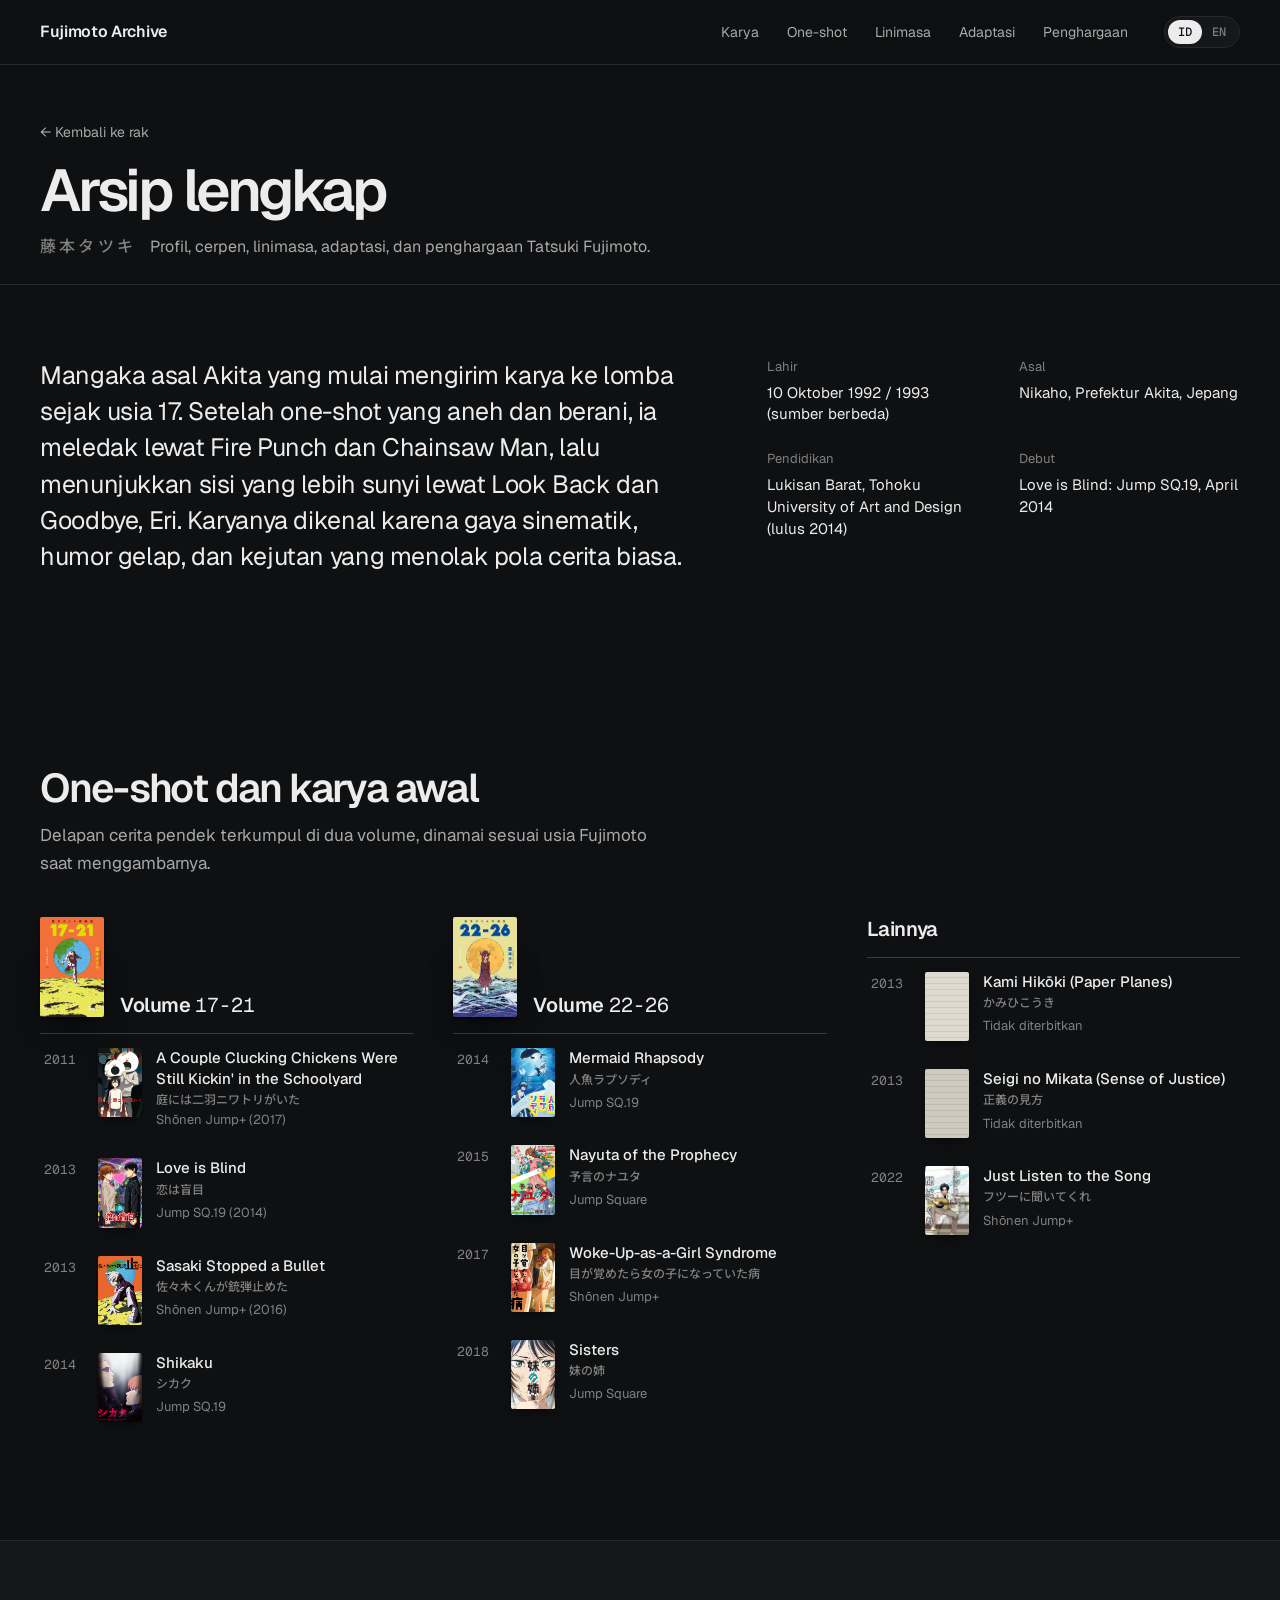
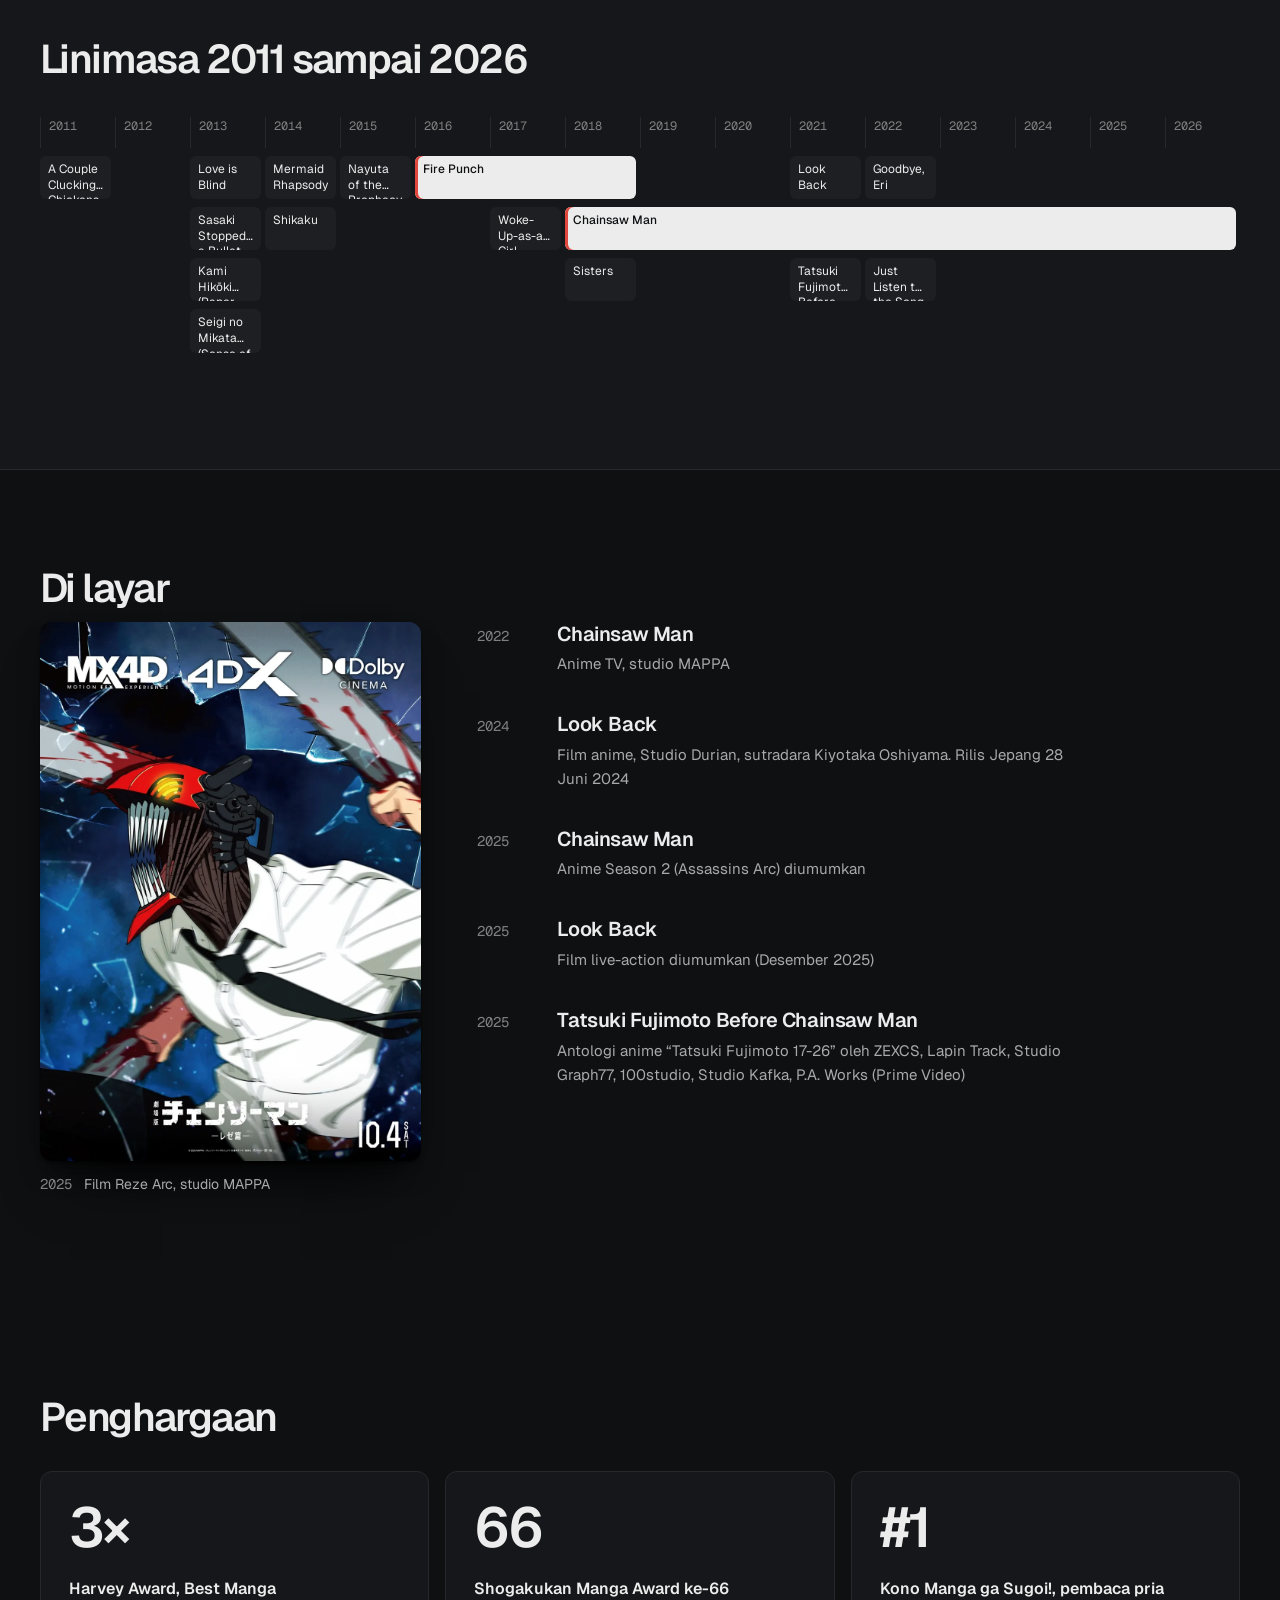
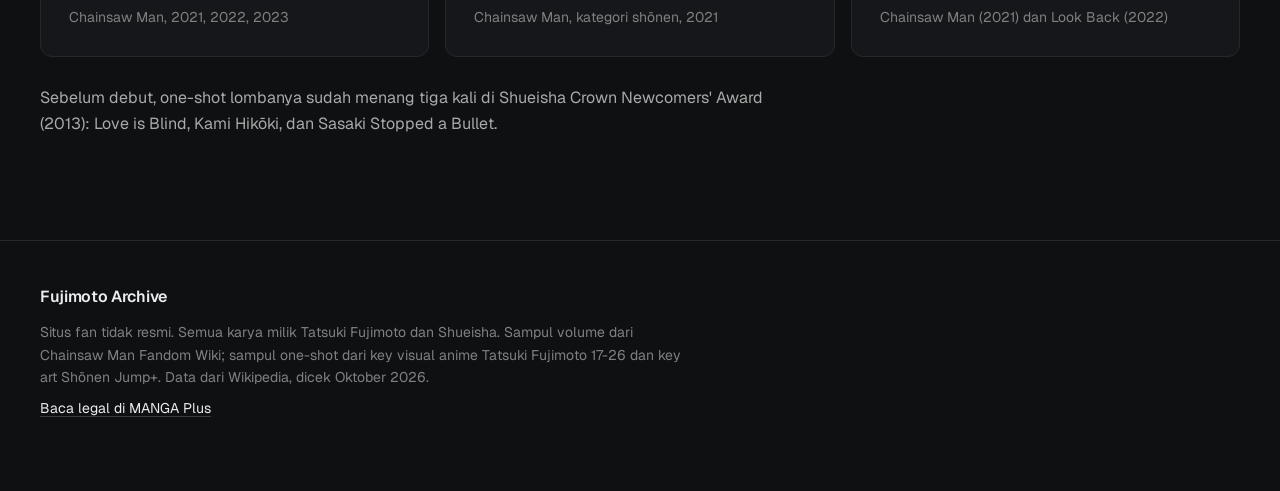
<file: arsip.html>
<!doctype html>
<html lang="id">
<head>
  <meta charset="utf-8">
  <meta name="viewport" content="width=device-width, initial-scale=1">
  <title>Arsip lengkap: Fujimoto Archive</title>
  <meta name="description" content="Arsip fan semua karya Tatsuki Fujimoto: Chainsaw Man, Fire Punch, Look Back, Goodbye, Eri, dan one-shot awal. Tiap karya punya blognya sendiri.">
  <meta name="theme-color" content="#0f1012">
  <meta name="color-scheme" content="dark">
  <meta property="og:type" content="website">
  <meta property="og:title" content="Fujimoto Archive">
  <meta property="og:description" content="Dari one-shot usia 17 sampai Chainsaw Man. Semua karya Tatsuki Fujimoto dalam satu arsip.">
  <meta property="og:url" content="https://dans-vsa.github.io/fujimoto-archive/arsip.html">
  <meta property="og:image" content="https://dans-vsa.github.io/fujimoto-archive/assets/covers/chainsaw-man.webp">
  <meta name="twitter:card" content="summary_large_image">
  <link rel="icon" href="data:image/svg+xml,%3Csvg xmlns='http://www.w3.org/2000/svg' viewBox='0 0 32 32'%3E%3Crect width='32' height='32' rx='6' fill='%23171717'/%3E%3Crect x='9' y='7' width='4' height='18' fill='%23fafafa'/%3E%3Crect x='9' y='7' width='13' height='4' fill='%23fafafa'/%3E%3Crect x='9' y='15' width='10' height='4' fill='%23d6322a'/%3E%3C/svg%3E">
  <link rel="preconnect" href="https://fonts.googleapis.com">
  <link rel="preconnect" href="https://fonts.gstatic.com" crossorigin>
  <link href="https://fonts.googleapis.com/css2?family=Geist:wght@400;500;600&family=Geist+Mono:wght@400;500&family=Noto+Sans+JP:wght@500&display=swap" rel="stylesheet">
  <link rel="stylesheet" href="css/style.css?v=31">
</head>
<body>
  <a class="skip" href="#main" data-i18n="skip">Lewati ke konten</a>

  <header class="masthead">
    <div class="masthead__inner">
      <a class="wordmark" href="index.html" translate="no">Fujimoto Archive</a>
      <nav aria-label="Utama">
        <ul class="nav">
          <li><a href="index.html" data-i18n="nav.works">Karya</a></li>
          <li><a href="#oneshots" data-i18n="nav.oneshots">One-shot</a></li>
          <li><a href="#timeline" data-i18n="nav.timeline">Linimasa</a></li>
          <li><a href="#screen" data-i18n="nav.adaptations">Adaptasi</a></li>
          <li><a href="#awards" data-i18n="nav.awards">Penghargaan</a></li>
        </ul>
      </nav>
      <div class="lang" role="group" aria-label="Bahasa / Language">
        <button class="lang__btn" data-lang="id" aria-pressed="true">ID</button>
        <button class="lang__btn" data-lang="en" aria-pressed="false">EN</button>
      </div>
    </div>
  </header>

  <main id="main">
    <section class="arsip-head container">
      <p class="arsip-head__back"><a href="index.html" data-i18n="arsip.back">← Kembali ke rak</a></p>
      <h1 class="library__title" data-i18n="arsip.title">Arsip lengkap</h1>
      <p class="library__dek"><span lang="ja" class="jp">藤本タツキ</span> <span data-i18n="arsip.dek">Profil, cerpen, linimasa, adaptasi, dan penghargaan Tatsuki Fujimoto.</span></p>
    </section>

    <section class="profile container reveal" aria-labelledby="profile-h">
      <h2 class="sr" id="profile-h" data-i18n="profile.title">Profil</h2>
      <p class="profile__bio" id="bio"></p>
      <dl class="profile__facts" id="profile-facts"></dl>
    </section>

    <section class="section container reveal" id="oneshots">
      <h2 class="h2" data-i18n="oneshots.title">One-shot dan karya awal</h2>
      <p class="section__dek" data-i18n="oneshots.dek">Delapan cerita pendek terkumpul di dua volume, dinamai sesuai usia Fujimoto saat menggambarnya.</p>
      <div class="index" id="index"></div>
    </section>

    <section class="section reveal" id="timeline">
      <div class="container">
        <h2 class="h2" data-i18n="timeline.title">Linimasa 2011 sampai 2026</h2>
      </div>
      <div class="band" id="band" tabindex="0" aria-label="Linimasa"></div>
    </section>

    <section class="section container reveal" id="screen">
      <h2 class="h2" data-i18n="adapt.title">Di layar</h2>
      <div class="screen" id="screen-grid"></div>
    </section>

    <section class="section container reveal" id="awards">
      <h2 class="h2" data-i18n="awards.title">Penghargaan</h2>
      <div class="awards" id="award-grid"></div>
      <p class="awards__rest" id="award-rest"></p>
    </section>
  </main>

  <footer class="footer">
    <div class="container footer__inner">
      <p class="wordmark">Fujimoto Archive</p>
      <p data-i18n="footer.note">Situs fan tidak resmi. Semua karya milik Tatsuki Fujimoto dan Shueisha. Sampul volume dari Chainsaw Man Fandom Wiki; sampul one-shot dari key visual anime Tatsuki Fujimoto 17-26 dan key art Shōnen Jump+. Data dari Wikipedia, dicek Oktober 2026.</p>
      <p><a href="https://mangaplus.shueisha.co.jp/" target="_blank" rel="noopener" data-i18n="footer.read">Baca legal di MANGA Plus</a></p>
    </div>
  </footer>

  <script src="js/works.js?v=31"></script>
  <script src="js/app.js?v=31"></script>
</body>
</html>
</file>
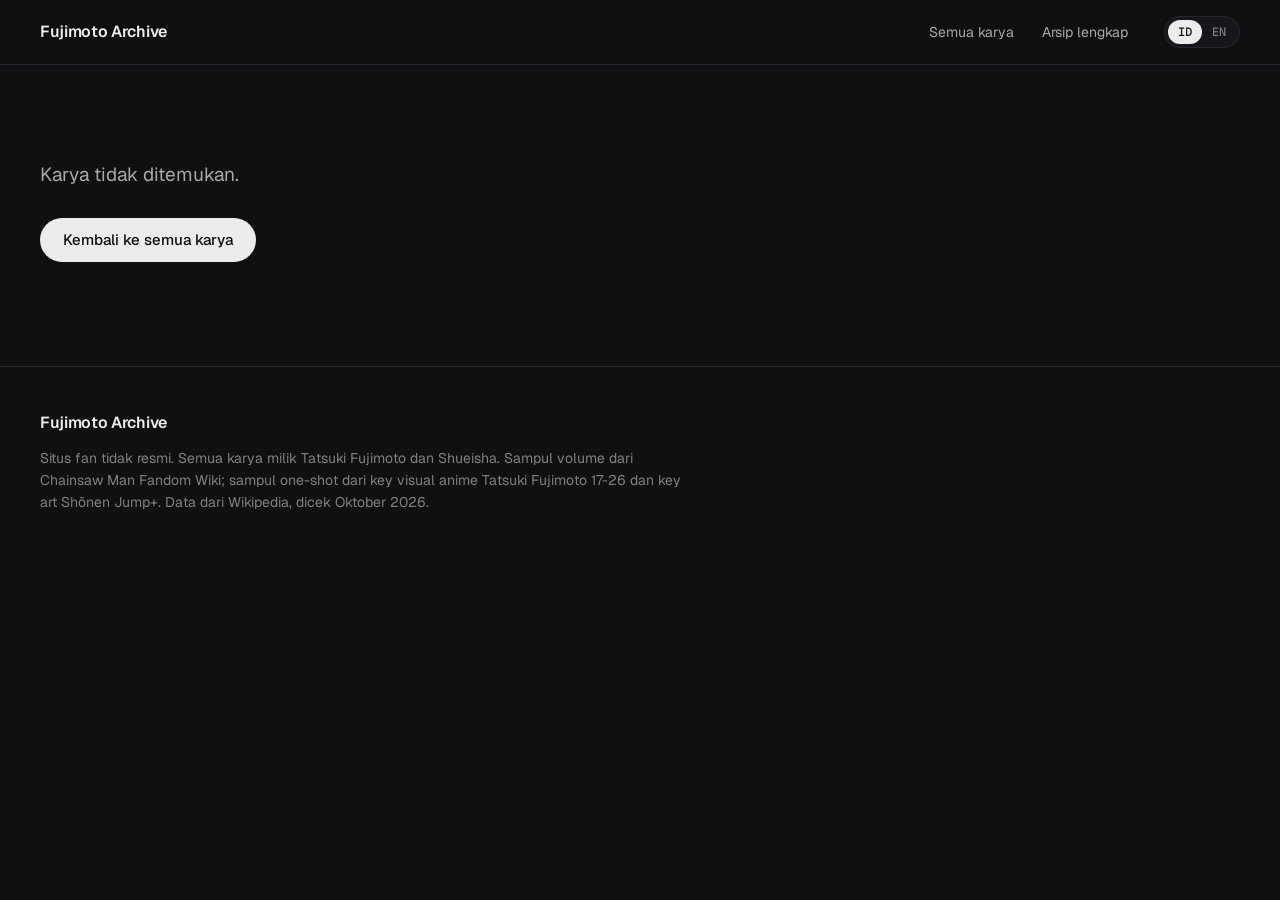
<file: karya.html>
<!doctype html>
<html lang="id">
<head>
  <meta charset="utf-8">
  <meta name="viewport" content="width=device-width, initial-scale=1">
  <title>Karya: Fujimoto Archive</title>
  <meta name="theme-color" content="#0f1012">
  <meta name="color-scheme" content="dark">
  <link rel="icon" href="data:image/svg+xml,%3Csvg xmlns='http://www.w3.org/2000/svg' viewBox='0 0 32 32'%3E%3Crect width='32' height='32' rx='6' fill='%23171717'/%3E%3Crect x='9' y='7' width='4' height='18' fill='%23fafafa'/%3E%3Crect x='9' y='7' width='13' height='4' fill='%23fafafa'/%3E%3Crect x='9' y='15' width='10' height='4' fill='%23d6322a'/%3E%3C/svg%3E">
  <link rel="preconnect" href="https://fonts.googleapis.com">
  <link rel="preconnect" href="https://fonts.gstatic.com" crossorigin>
  <link href="https://fonts.googleapis.com/css2?family=Geist:wght@400;500;600&family=Geist+Mono:wght@400;500&family=Noto+Sans+JP:wght@500&display=swap" rel="stylesheet">
  <link rel="stylesheet" href="css/style.css?v=31">
</head>
<body>
  <a class="skip" href="#main" data-i18n="skip">Lewati ke konten</a>

  <header class="masthead">
    <div class="masthead__inner">
      <a class="wordmark" href="index.html" translate="no">Fujimoto Archive</a>
      <nav aria-label="Utama">
        <ul class="nav">
          <li><a href="index.html" data-i18n="nav.back">Semua karya</a></li>
          <li><a href="arsip.html" data-i18n="nav.arsip">Arsip lengkap</a></li>
        </ul>
      </nav>
      <div class="lang" role="group" aria-label="Bahasa / Language">
        <button class="lang__btn" data-lang="id" aria-pressed="true">ID</button>
        <button class="lang__btn" data-lang="en" aria-pressed="false">EN</button>
      </div>
    </div>
  </header>

  <main id="main" class="detail"></main>

  <footer class="footer">
    <div class="container footer__inner">
      <p class="wordmark">Fujimoto Archive</p>
      <p data-i18n="footer.note">Situs fan tidak resmi. Semua karya milik Tatsuki Fujimoto dan Shueisha. Sampul volume dari Chainsaw Man Fandom Wiki; sampul one-shot dari key visual anime Tatsuki Fujimoto 17-26 dan key art Shōnen Jump+. Data dari Wikipedia, dicek Oktober 2026.</p>
    </div>
  </footer>

  <script src="js/works.js?v=31"></script>
  <script src="js/app.js?v=31"></script>
</body>
</html>
</file>
<file: css/style.css>
/* Tokens: see DESIGN.md (Vercel base + "library at night" adaptations) */
@property --mx { syntax: "<length>"; inherits: true; initial-value: 0px; }
@property --my { syntax: "<length>"; inherits: true; initial-value: 0px; }

:root {
  color-scheme: dark;
  --canvas: #0f1012;
  --surface: #16171a;
  --soft: #1d1f23;
  --ink: #ececec;
  --body: #a9a9a9;
  --mute: #808080;
  --line: #26282d;
  --line-strong: #3a3c42;
  --accent: #e0473d;
  --accent-deep: #c53a31;
  --wood: #1b1c20;
  --wood-hi: #2c2e33;
  --lamp: 255, 232, 198;

  --f: "Geist", system-ui, -apple-system, "Segoe UI", sans-serif;
  --f-mono: "Geist Mono", ui-monospace, SFMono-Regular, Menlo, monospace;
  --f-jp: "Noto Sans JP", "Hiragino Sans", "Yu Gothic", sans-serif;

  --r-book: 3px;
  --r-box: 12px;
  --shadow-book: 0 2px 2px rgba(0,0,0,.35), 0 14px 28px -10px rgba(0,0,0,.7), 0 40px 60px -30px rgba(0,0,0,.8);
  --ease: cubic-bezier(.16, 1, .3, 1);
  --container: 1280px;
  --gutter: clamp(20px, 4vw, 40px);
}

*, *::before, *::after { box-sizing: border-box; }
html { scroll-behavior: smooth; scroll-padding-top: 80px; }
body {
  margin: 0; background: var(--canvas); color: var(--ink);
  font: 400 16px/1.6 var(--f); -webkit-font-smoothing: antialiased; overflow-x: clip;
}
img { display: block; max-width: 100%; height: auto; }
a { color: inherit; text-decoration-color: var(--line-strong); text-underline-offset: 3px; }
a:hover { text-decoration-color: var(--accent); }
button { font: inherit; color: inherit; }
a, button { touch-action: manipulation; -webkit-tap-highlight-color: rgba(255,255,255,.06); }
:focus-visible { outline: 2px solid var(--accent); outline-offset: 3px; border-radius: 4px; }
::selection { background: var(--ink); color: var(--canvas); }
.sr { position: absolute; width: 1px; height: 1px; overflow: hidden; clip: rect(0 0 0 0); white-space: nowrap; }
.skip { position: absolute; left: -999px; top: 8px; z-index: 30; background: var(--ink); color: var(--canvas); padding: 8px 16px; border-radius: 999px; }
.skip:focus { left: 8px; }
.container { max-width: var(--container); margin: 0 auto; padding: 0 var(--gutter); }
.mono { font-family: var(--f-mono); font-weight: 400; letter-spacing: 0; font-variant-numeric: tabular-nums; }
.jp { font-family: var(--f-jp); font-weight: 500; letter-spacing: .2em; }

/* ── Type ─────────────────────────────────────── */
.h2 { margin: 0 0 12px; font: 600 clamp(28px, 3.2vw, 40px)/1.1 var(--f); letter-spacing: -.04em; text-wrap: balance; }
.h3 { margin: 40px 0 12px; font: 600 15px/1.4 var(--f); letter-spacing: -.01em; }
.section__dek { margin: 0 0 40px; max-width: 56ch; color: var(--body); font-size: 17px; }
.lede { margin: 0 0 28px; max-width: 54ch; font-size: 19px; line-height: 1.5; color: var(--body); text-wrap: pretty; }
.meta { display: flex; gap: 12px; margin: 0 0 6px; font: 500 13px/1.4 var(--f); color: var(--mute); }
.meta span { font-family: var(--f-mono); font-weight: 400; }

/* ── Buttons ──────────────────────────────────── */
.btn { display: inline-flex; align-items: center; gap: 8px; min-height: 44px; padding: 0 22px; border-radius: 999px;
  font: 500 15px/1 var(--f); text-decoration: none; white-space: nowrap; border: 1px solid transparent;
  transition: background-color .2s, border-color .2s, transform .2s var(--ease); }
.btn:active { transform: translateY(1px) scale(.98); }
.btn--ink { background: var(--ink); color: var(--canvas); }
.btn--ink:hover { background: #fff; }
.btn--accent { background: var(--accent); color: #fff; }
.btn--accent:hover { background: var(--accent-deep); }
.btn--ghost { border-color: var(--line-strong); color: var(--ink); }
.btn--ghost:hover { border-color: var(--ink); }
.btn--sm { min-height: 38px; padding: 0 16px; font-size: 14px; }
.soon { font-size: 14px; color: var(--mute); }

/* ── Masthead ─────────────────────────────────── */
.masthead { position: sticky; top: 0; z-index: 20; background: rgba(15,16,18,.82); backdrop-filter: saturate(1.3) blur(12px); -webkit-backdrop-filter: saturate(1.3) blur(12px); border-bottom: 1px solid var(--line); }
.masthead__inner { max-width: var(--container); margin: 0 auto; padding: 0 var(--gutter); height: 64px; display: flex; align-items: center; gap: 24px; }
.wordmark { margin: 0; font: 600 16px/1 var(--f); letter-spacing: -.02em; text-decoration: none; white-space: nowrap; }
.masthead nav { margin-left: auto; }
.nav { display: flex; gap: 4px; list-style: none; margin: 0; padding: 0; }
.nav a { display: block; padding: 8px 12px; border-radius: 999px; font-size: 14px; color: var(--body); text-decoration: none; transition: background-color .2s, color .2s; }
.nav a:hover { background: var(--soft); color: var(--ink); }
.lang { display: flex; padding: 3px; border: 1px solid var(--line); border-radius: 999px; background: var(--surface); }
.lang__btn { border: 0; background: none; border-radius: 999px; padding: 4px 10px; font: 500 12px/1.4 var(--f-mono); color: var(--mute); cursor: pointer; }
.lang__btn[aria-pressed="true"] { background: var(--ink); color: var(--canvas); }

/* ── Library (hero) ───────────────────────────── */
.library { position: relative; padding: 28px 0 72px; overflow: hidden;
  background: radial-gradient(70% 55% at 72% 0%, rgba(var(--lamp), .07), transparent 70%), var(--canvas); }
.library__head { display: flex; align-items: flex-end; justify-content: space-between; gap: 24px; margin-bottom: 24px; }
.library__title { margin: 0; font: 600 clamp(38px, 4.6vw, 64px)/.95 var(--f); letter-spacing: -.055em; }
.library__dek { margin: 14px 0 0; color: var(--body); font-size: 16px; }
.library__dek .jp { color: var(--mute); margin-right: 10px; }
.lamp { flex: none; min-height: 38px; padding: 0 16px; border-radius: 999px; border: 1px solid var(--line-strong); background: none; font-size: 14px; color: var(--body); cursor: pointer; transition: border-color .2s, color .2s, background-color .2s; }
.lamp:hover { border-color: var(--ink); color: var(--ink); }
.lamp[aria-pressed="true"] { background: rgba(var(--lamp), .12); border-color: rgba(var(--lamp), .5); color: rgb(var(--lamp)); }

.library__room { --k: 1.2; display: grid; grid-template-columns: minmax(0, 1.85fr) minmax(290px, 1fr); gap: 44px; align-items: center; }

/* bookcase: back panel, side frames, planks */
.stacks { position: relative; isolation: isolate; min-width: 0; padding: 14px 14px 8px; border-radius: 6px;
  --mx: 240px; --my: 160px;
  background:
    repeating-linear-gradient(90deg, rgba(255,255,255,.018) 0 1px, transparent 1px 160px),
    linear-gradient(180deg, #121316, #16171b);
  box-shadow: inset 14px 0 0 var(--wood), inset -14px 0 0 var(--wood), inset 0 14px 0 var(--wood), inset 0 0 60px rgba(0,0,0,.6);
  transition: --mx .8s var(--ease), --my .8s var(--ease); }
.stacks.is-tracking { transition: none; }
.shelves { position: relative; z-index: 1; }
.shelf { position: relative; overflow-x: auto; scrollbar-width: none; padding: 40px 0 0; }
.shelf::-webkit-scrollbar { display: none; }
.shelf.is-scrollable { -webkit-mask-image: linear-gradient(90deg, #000 calc(100% - 48px), transparent); mask-image: linear-gradient(90deg, #000 calc(100% - 48px), transparent); }
.shelf.is-scrollable.at-end { -webkit-mask-image: linear-gradient(90deg, transparent, #000 48px); mask-image: linear-gradient(90deg, transparent, #000 48px); }
.shelf__inner { display: inline-flex; flex-direction: column; min-width: 100%; }
.shelf__books { position: relative; display: flex; align-items: flex-end; min-height: calc(260px * var(--k)); padding-bottom: 16px; }
.shelf__books::after { content: ""; position: absolute; left: 0; right: 0; bottom: 0; height: 16px; border-radius: 2px;
  background: linear-gradient(180deg, var(--wood-hi), var(--wood) 35%, #141518);
  box-shadow: 0 1px 0 rgba(255,255,255,.05) inset, 0 22px 26px -14px rgba(0,0,0,.85); }
/* ruang rak: buku rata kiri, sisa ruang dibagi rata antar-ruang */
.comp { flex: 1 0 calc(var(--cw) * var(--k)); display: flex; align-items: flex-end; gap: 3px; list-style: none; margin: 0; padding: 0 12px; }
/* sekat kayu dari papan atas sampai papan rak */
.divider { flex: 0 0 10px; align-self: stretch; margin-top: -40px;
  background: linear-gradient(90deg, #2a2c31, var(--wood) 45%, #141518);
  box-shadow: inset 1px 0 0 rgba(255,255,255,.05), 6px 0 12px -4px rgba(0,0,0,.55); }
.divider--ghost { margin: 0; background: none; box-shadow: none; }
.shelf__labels { display: flex; padding: 14px 0 6px; }
.comp__label { flex: 1 0 calc(var(--cw) * var(--k)); display: flex; flex-wrap: wrap; gap: 2px 10px; padding: 0 12px; font-size: 12px; line-height: 1.4; color: var(--mute); }
.comp__label .mono { color: var(--body); }

.slot { flex: none; }
@media (prefers-reduced-motion: no-preference) {
  .slot { animation: shelve .8s var(--ease) both; animation-delay: calc(var(--i) * 45ms + 120ms); }
  @keyframes shelve { from { opacity: 0; transform: translateY(-36px); } }
}

.spine { position: relative; display: flex; flex-direction: column; align-items: center; width: calc(var(--w) * var(--k)); height: calc(var(--h) * var(--k));
  padding: 12px 0 10px; border: 0; border-radius: 2px 2px 1px 1px; cursor: pointer; color: var(--fg);
  background:
    linear-gradient(90deg, rgba(0,0,0,.22), rgba(255,255,255,.12) 28%, rgba(255,255,255,0) 55%, rgba(0,0,0,.25)),
    var(--bg);
  box-shadow: inset 0 0 0 1px rgba(0,0,0,.28), 0 1px 0 rgba(0,0,0,.4);
  transform-origin: 50% 100%;
  transition: transform .5s var(--ease), filter .3s; }
.spine--ms { background: linear-gradient(90deg, rgba(0,0,0,.08), rgba(255,255,255,.2) 35%, rgba(0,0,0,.1)), var(--bg); }
.spine__band { width: 100%; height: 3px; background: var(--fg); opacity: .55; }
.spine__jp { flex: 1; min-height: 0; overflow: hidden; margin-top: 12px; writing-mode: vertical-rl; text-orientation: upright;
  font: 500 clamp(11px, calc(var(--w) * var(--k) * .42), 19px)/1 var(--f-jp); letter-spacing: .08em; white-space: nowrap; }
.spine__yr { font-size: 10px; opacity: .8; margin-top: 8px; }
.spine[aria-pressed="true"] { transform: translateY(-14px); }
.spine[aria-pressed="true"]::after { content: ""; position: absolute; left: 50%; bottom: -24px; width: 70%; height: 2px; translate: -50% 0; background: var(--accent); border-radius: 2px; }
@media (hover: hover) {
  .slot:hover .spine { transform: translateY(-24px); filter: brightness(1.08); }
  .slot:hover + .slot .spine { transform: rotate(3deg); transform-origin: 100% 100%; }
  .slot:has(+ .slot:hover) .spine { transform: rotate(-3deg); transform-origin: 0 100%; }
}
.spine:focus-visible { outline-offset: 4px; }

/* spotlight: dims the room, follows the cursor (or rests on the selected book) */
.spot { position: absolute; inset: 0; z-index: 2; pointer-events: none; border-radius: inherit;
  background: radial-gradient(circle 230px at var(--mx) var(--my),
    rgba(var(--lamp), .10) 0%, rgba(10,10,12,0) 42%, rgba(8,8,10,.5) 70%, rgba(6,6,8,.72) 100%);
  transition: opacity .7s var(--ease); }
.library.is-lit .spot { opacity: 0; }

/* reading desk: the spotlighted artwork */
.desk { position: relative; display: grid; justify-items: center; gap: 24px; min-height: 0; align-content: center; text-align: center; }
.desk::before { content: ""; position: absolute; inset: -60px -20px auto; height: 440px; pointer-events: none;
  background: radial-gradient(50% 60% at 50% 0%, rgba(var(--lamp), .14), transparent 75%); }
.desk__tilt { perspective: 1100px; width: min(250px, 72%); }
.desk__art { position: relative; transform: rotateX(var(--rx, 0deg)) rotateY(var(--ry, 0deg)); transform-style: preserve-3d; transition: transform .6s var(--ease); }
.desk__art::after { content: ""; position: absolute; inset: 0; border-radius: var(--r-book); pointer-events: none;
  background: radial-gradient(circle at var(--gx, 30%) var(--gy, 20%), rgba(255,255,255,.22), transparent 55%); mix-blend-mode: soft-light; }
.desk__img { position: relative; width: 100%; border-radius: var(--r-book); box-shadow: var(--shadow-book); }
.desk__img--back { position: absolute; inset: 0; transform: translate(16%, -5%) rotate(7deg) translateZ(-40px); filter: brightness(.7); }
.desk__art--ms { aspect-ratio: 764 / 1200; display: flex; flex-direction: column; justify-content: center; gap: 10px; padding: 14%; border-radius: var(--r-book); text-align: left;
  background: repeating-linear-gradient(180deg, transparent 0 27px, rgba(0,0,0,.07) 27px 28px), var(--bg); color: var(--fg); box-shadow: var(--shadow-book); }
.desk__ms-title { font: 600 26px/1.1 var(--f); letter-spacing: -.03em; }
.desk__ms-jp { font: 500 14px/1.4 var(--f-jp); opacity: .8; }
.desk__ms-yr { margin-top: auto; font-size: 13px; opacity: .7; }
.desk__info { position: relative; max-width: 380px; min-width: 0; }
.desk__info .meta { justify-content: center; }
.desk__title { margin: 0 0 8px; font: 600 clamp(24px, 2.4vw, 32px)/1.1 var(--f); letter-spacing: -.035em; text-wrap: balance; }
.desk__tag { margin: 0; color: var(--body); font-size: 15px; text-wrap: pretty; }
.desk__note { margin: 8px 0 0; font-size: 13px; color: var(--mute); }
.desk__actions { display: flex; flex-wrap: wrap; justify-content: center; align-items: center; gap: 12px 16px; margin-top: 20px; }
.desk.is-swap .desk__art { animation: art-in .5s var(--ease) both; }
.desk.is-swap .desk__info { animation: info-in .4s var(--ease) both; }
@keyframes art-in { from { opacity: 0; transform: translateY(16px) scale(.96); } }
@keyframes info-in { from { opacity: 0; transform: translateY(8px); } }

/* ── Scroll reveal ────────────────────────────── */
.js .reveal { opacity: 0; transform: translateY(24px); transition: opacity .8s var(--ease), transform .8s var(--ease); }
.js .reveal.is-in { opacity: 1; transform: none; }

/* ── Profile ──────────────────────────────────── */
.profile { display: grid; grid-template-columns: 1.4fr 1fr; gap: 64px; padding-top: 72px; padding-bottom: 96px; border-top: 1px solid var(--line); }
.profile__bio { margin: 0; font: 400 clamp(20px, 2vw, 25px)/1.45 var(--f); letter-spacing: -.015em; text-wrap: pretty; }
.profile__facts { display: grid; grid-template-columns: 1fr 1fr; gap: 24px 32px; margin: 0; align-content: start; }
.profile__facts dt { font-size: 13px; color: var(--mute); margin-bottom: 4px; }
.profile__facts dd { margin: 0; font-size: 15px; line-height: 1.45; color: var(--ink); }

/* ── Sections ─────────────────────────────────── */
.section { padding-top: 96px; padding-bottom: 104px; }
.cover { width: 100%; border-radius: var(--r-book); box-shadow: var(--shadow-book); background: var(--soft); }
.pair { display: grid; grid-template-columns: 1fr 1fr; gap: 10px; }
.pair .cover:last-child { transform: translateY(18px); }

/* ── One-shot index ───────────────────────────── */
.index { display: grid; grid-template-columns: repeat(3, minmax(0, 1fr)); gap: 40px; }
.vol__head { display: flex; align-items: flex-end; gap: 16px; padding-bottom: 16px; border-bottom: 1px solid var(--line-strong); }
.vol__cover { width: 64px; border-radius: 2px; box-shadow: var(--shadow-book); transition: transform .4s var(--ease); }
.vol__head a:hover .vol__cover { transform: translateY(-4px) rotate(-2deg); }
.vol__title { margin: 0; font: 600 20px/1.2 var(--f); letter-spacing: -.02em; }
.vol__list { list-style: none; margin: 0; padding: 0; }
.entry { display: grid; grid-template-columns: 40px 44px 1fr; gap: 2px 14px; padding: 14px 4px; text-decoration: none; border-radius: 8px; transition: background-color .2s; }
.entry:hover { background: var(--surface); }
.entry__year { grid-row: span 2; font-size: 13px; color: var(--mute); padding-top: 2px; }
.entry__thumb { grid-row: span 2; width: 44px; height: auto; aspect-ratio: 764 / 1200; object-fit: cover; border-radius: 2px; box-shadow: 0 6px 14px -6px rgba(0,0,0,.7); background: var(--soft); transition: transform .35s var(--ease); }
.entry__thumb--ms { display: block; background: repeating-linear-gradient(180deg, transparent 0 5px, rgba(0,0,0,.08) 5px 6px), var(--bg); }
.entry:hover .entry__thumb { transform: translateY(-3px) rotate(-2deg); }
.entry__title { font-weight: 500; font-size: 15px; line-height: 1.35; transition: color .2s; }
.entry__title small { display: block; margin-top: 2px; font: 500 12px/1.4 var(--f-jp); color: var(--mute); }
.entry__venue { font-size: 13px; color: var(--mute); }
.entry:hover .entry__title { color: var(--accent); }

/* ── Timeline band ────────────────────────────── */
#timeline { background: var(--surface); border-top: 1px solid var(--line); border-bottom: 1px solid var(--line); }
#timeline .h2 { margin-bottom: 36px; }
.band { overflow-x: auto; max-width: var(--container); margin: 0 auto; padding: 0 var(--gutter) 12px; scrollbar-width: thin; }
.band__grid { display: grid; grid-template-columns: repeat(var(--cols), minmax(64px, 1fr)); row-gap: 8px; min-width: calc(var(--cols) * 64px); }
.band__year { grid-row: 1; padding: 0 0 12px 8px; font-size: 12px; color: var(--mute); border-left: 1px solid var(--line); }
.band__item { position: relative; margin-right: 4px; padding: 6px 8px; border-radius: 6px; background: var(--soft);
  font-size: 12px; line-height: 1.3; text-decoration: none; overflow: hidden; display: -webkit-box; -webkit-line-clamp: 2; -webkit-box-orient: vertical; overflow-wrap: anywhere; transition: background-color .2s, color .2s; }
.band__item:hover { background: var(--ink); color: var(--canvas); }
.band__item--run { background: var(--ink); color: var(--canvas); font-weight: 500; box-shadow: inset 3px 0 0 var(--accent); }
.band__item--run:hover { background: var(--accent); color: #fff; }

/* ── On screen ────────────────────────────────── */
.screen { display: grid; grid-template-columns: minmax(0, 4fr) minmax(0, 8fr); gap: 56px; align-items: start; }
.screen__feat { margin: 0; }
.screen__feat img { width: 100%; border-radius: var(--r-box); box-shadow: var(--shadow-book); }
.screen__feat figcaption { margin-top: 12px; font-size: 14px; color: var(--body); }
.screen__feat .mono { color: var(--mute); margin-right: 8px; }
.screen__list { list-style: none; margin: 0; padding: 0; display: grid; gap: 36px; }
.screen__list li { display: grid; grid-template-columns: 64px 1fr; gap: 16px; }
.screen__list .mono { font-size: 14px; color: var(--mute); padding-top: 3px; }
.screen__list a { font: 600 20px/1.25 var(--f); letter-spacing: -.02em; text-decoration: none; transition: color .2s; }
.screen__list a:hover { color: var(--accent); }
.screen__list p { margin: 4px 0 0; color: var(--body); font-size: 15px; max-width: 52ch; }

/* ── Awards ───────────────────────────────────── */
.awards { display: grid; grid-template-columns: repeat(3, minmax(0, 1fr)); gap: 16px; margin-top: 32px; }
.award { display: flex; flex-direction: column; gap: 6px; padding: 28px; border-radius: var(--r-box); background: var(--surface); border: 1px solid var(--line); text-decoration: none; transition: border-color .2s, transform .3s var(--ease); }
.award:hover { border-color: var(--line-strong); transform: translateY(-2px); }
.award__n { font: 600 56px/1 var(--f); letter-spacing: -.05em; margin-bottom: 16px; }
.award__t { font-weight: 600; font-size: 16px; line-height: 1.35; }
.award__s { font-size: 14px; color: var(--mute); }
.awards__rest { margin: 28px 0 0; max-width: 70ch; color: var(--body); }

/* ── Detail ───────────────────────────────────── */
.hero__jp { margin: 14px 0 0; font: 500 18px/1.3 var(--f-jp); letter-spacing: .3em; color: var(--mute); }
.detail__grid { display: grid; grid-template-columns: minmax(220px, 380px) minmax(0, 1fr); gap: 72px; padding-top: 64px; padding-bottom: 112px; align-items: start; }
.detail__grid--solo { grid-template-columns: minmax(0, 760px); }
.detail__cover { position: sticky; top: 96px; }
.detail__note { margin: 20px 0 0; font-size: 14px; color: var(--mute); }
.detail__body { max-width: 680px; }
.detail__title { margin: 0; font: 600 clamp(40px, 5.4vw, 68px)/1 var(--f); letter-spacing: -.05em; text-wrap: balance; }
.detail .hero__jp { margin-bottom: 24px; }
.blogbox { display: flex; flex-wrap: wrap; align-items: center; justify-content: space-between; gap: 16px; padding: 20px 24px; margin-bottom: 32px; border-radius: var(--r-box); background: var(--surface); border: 1px solid var(--line); }
.blogbox p { margin: 0; max-width: 40ch; font-size: 15px; color: var(--body); }
.prose { margin: 0; font-size: 18px; line-height: 1.65; color: var(--ink); max-width: 62ch; }
.facts-list { list-style: none; margin: 0; padding: 0; }
.facts-list li { display: grid; grid-template-columns: 170px 1fr; gap: 16px; padding: 8px 0; font-size: 15px; color: var(--body); }
.facts-list .mono { font-size: 13px; color: var(--mute); padding-top: 2px; }
.pager { display: grid; grid-template-columns: 1fr 1fr; gap: 24px; margin-top: 64px; padding-top: 24px; border-top: 1px solid var(--line); }
.pager a { text-decoration: none; font-weight: 500; transition: color .2s; }
.pager a:hover { color: var(--accent); }
.pager small { display: block; font-size: 13px; color: var(--mute); font-weight: 400; }
.pager__next { text-align: right; }

/* ── Footer ───────────────────────────────────── */
.footer { border-top: 1px solid var(--line); padding: 48px 0 64px; font-size: 14px; color: var(--mute); }
.footer__inner p { margin: 0 0 8px; max-width: 72ch; }
.footer .wordmark { color: var(--ink); margin-bottom: 16px; }
.footer a { color: var(--ink); }

/* ── Responsive ───────────────────────────────── */
@media (max-width: 1080px) {
  .library__room { --k: 1.1; grid-template-columns: minmax(0, 1fr); gap: 40px; }
  .desk { order: -1; min-height: 0; grid-template-columns: minmax(140px, 220px) minmax(0, 1fr); justify-items: start; text-align: left; align-items: center; }
  .desk::before { inset: -40px auto auto -40px; width: 420px; height: 300px; }
  .desk__tilt { width: 100%; }
  .desk__info .meta, .desk__actions { justify-content: flex-start; }
  .index { grid-template-columns: 1fr 1fr; }
}
@media (max-width: 860px) {
  .profile { grid-template-columns: 1fr; gap: 32px; }
  .screen { grid-template-columns: 1fr; gap: 40px; }
  .screen__feat { max-width: 420px; }
  .awards { grid-template-columns: 1fr; }
  .detail__grid { grid-template-columns: 1fr; gap: 40px; padding-top: 40px; }
  .detail__cover { position: static; max-width: 260px; }
}
@media (max-width: 640px) {
  .masthead__inner { height: auto; flex-wrap: wrap; row-gap: 0; padding-top: 12px; }
  .masthead nav { order: 3; width: calc(100% + var(--gutter) * 2); margin: 0 calc(var(--gutter) * -1); overflow-x: auto; scrollbar-width: none; }
  .nav { padding: 4px calc(var(--gutter) - 12px) 8px; }
  .nav a { white-space: nowrap; }
  .lang { margin-left: auto; }
  .library { padding-top: 28px; }
  .library__head { flex-direction: column; align-items: flex-start; gap: 16px; }
  .library__room { --k: 1; }
  .desk { grid-template-columns: 116px minmax(0, 1fr); gap: 20px; }
  .desk__actions { gap: 8px 12px; }
  .desk__title { font-size: 22px; }
  .desk__tag { font-size: 14px; }

  .index { grid-template-columns: 1fr; }
  .profile__facts { grid-template-columns: 1fr; gap: 16px; }
  .facts-list li { grid-template-columns: 1fr; gap: 0; }
  .section { padding-top: 72px; padding-bottom: 80px; }
}
@media (prefers-reduced-motion: reduce) {
  *, *::before, *::after { animation: none !important; transition: none !important; scroll-behavior: auto !important; }
  .js .reveal { opacity: 1; transform: none; }
}

/* ── Arsip page head ──────────────────────────── */
.arsip-head { padding-top: 56px; padding-bottom: 24px; }
.arsip-head__back { margin: 0 0 20px; font-size: 14px; }
.arsip-head__back a { color: var(--body); text-decoration: none; }
.arsip-head__back a:hover { color: var(--ink); }
</file>
